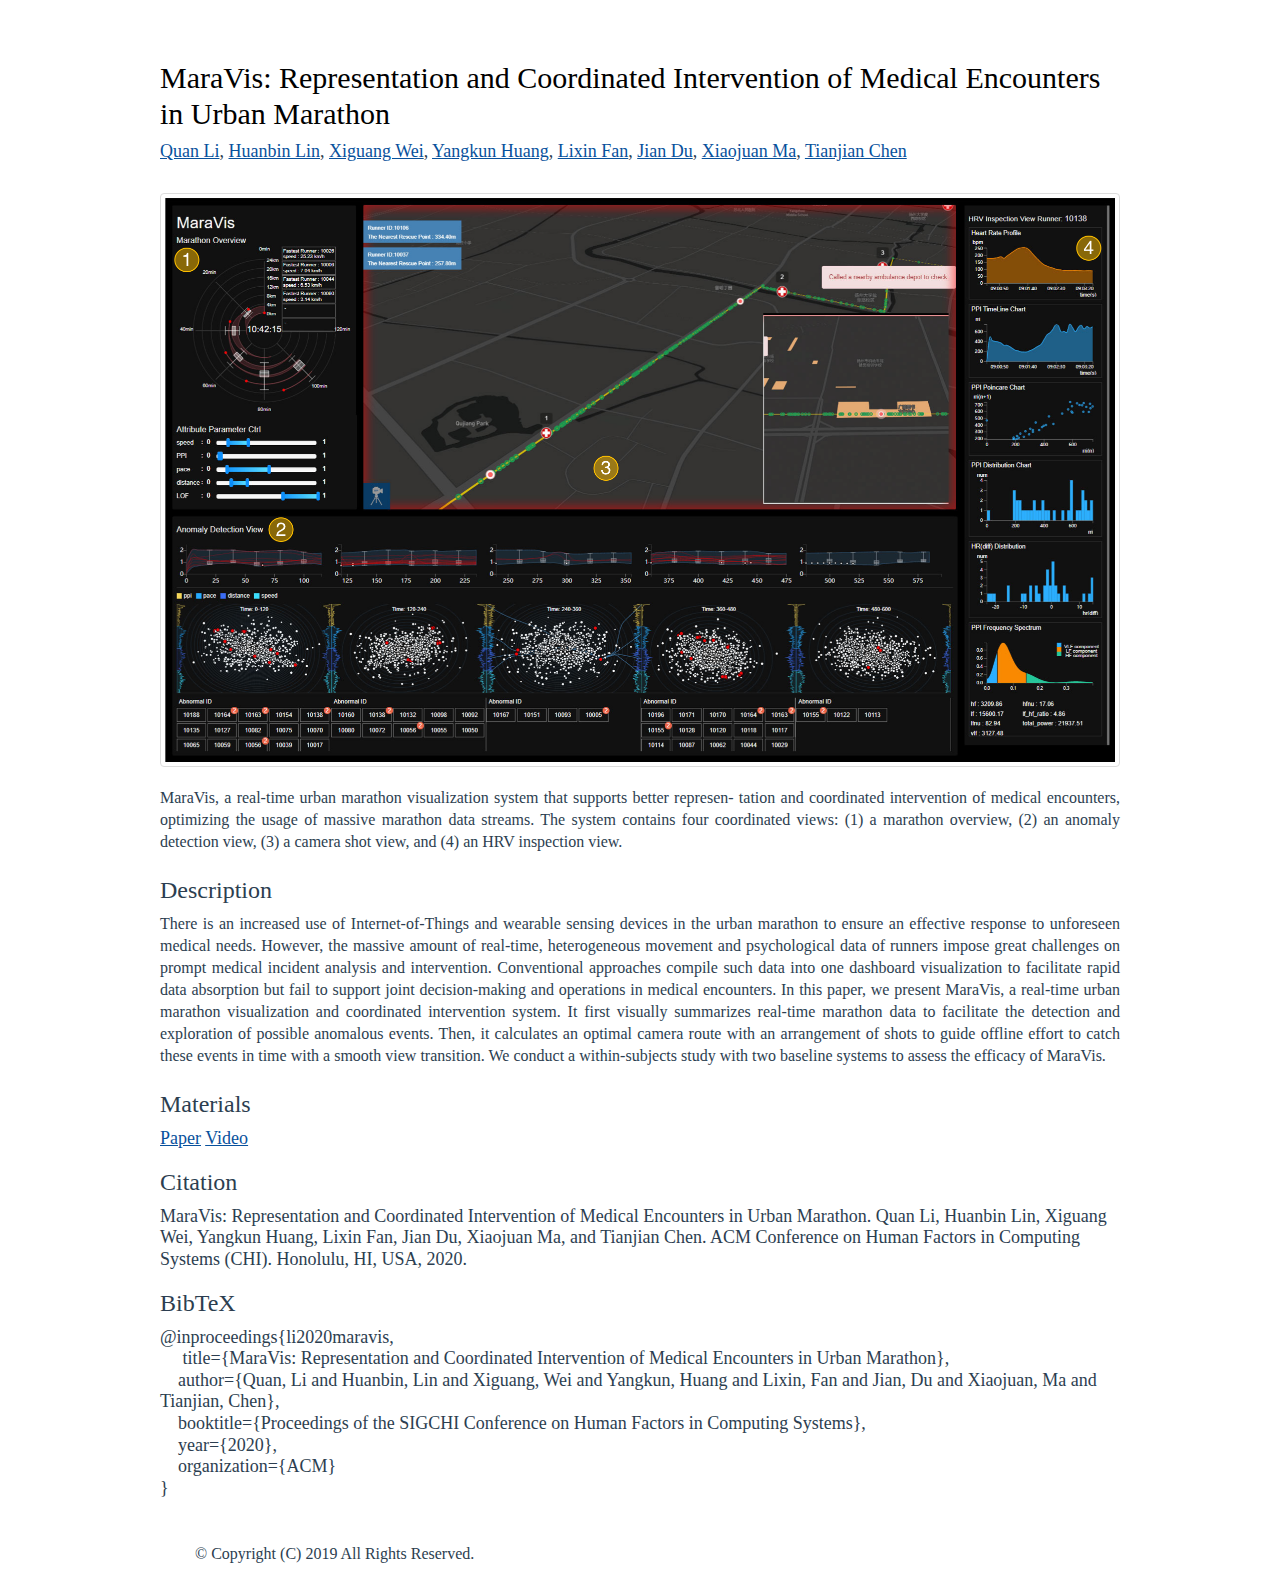
<file: HKUST_files/CHI2020_project_page.html>
<!DOCTYPE html>

<html>
<head>
    <title></title>
    <meta http-equiv="Content-Type" content="text/html; charset=UTF-8" />
    <link href="bootstrap.css" rel="stylesheet">
    <link href="slider.css" rel="stylesheet">
    <link href="box.css" rel="stylesheet">
    <link href="style.css" rel="stylesheet" type="text/css" />
    <!-- CuFon: Enables smooth pretty custom font rendering. 100% SEO friendly. To disable, remove this section -->
    <!-- CuFon ends -->
</head>
<body>

    <div class="main">
        <div class="container content_resize">
            <div class="row">
                <div class="span10">
                    <div id="header">
                        <h1 style="padding-left:0; color:black;font-size:30px">
                            MaraVis: Representation and Coordinated Intervention of Medical Encounters in Urban Marathon
                        </h1>
                        <h4 style="padding-left: 0">
                            <a href="https://thinkavatar.github.io/">Quan Li</a>, 
                            <a href="">Huanbin Lin</a>, 
                            <a href="">Xiguang Wei</a>,
                            <a href="">Yangkun Huang</a>, 
                            <a href="">Lixin Fan</a>,
                            <a href="">Jian Du</a>,
                            <a href="https://www.cse.ust.hk/~mxj/">Xiaojuan Ma</a>, 
                            <a href="">Tianjian Chen</a>
                        </h4>
                    </div>

                    <br>
                    <div id="figures">
                        <img alt="" src="chi2020.png" class="img-polaroid img-responsive img-thumbnail" width="100%" />
                        <p style="text-align:justify; margin-top: 20px;">
                            MaraVis, a real-time urban marathon visualization system that supports better represen- tation and coordinated intervention of medical encounters, optimizing the usage of massive marathon data streams. The system contains four coordinated views: (1) a marathon overview, (2) an anomaly detection view, (3) a camera shot view, and (4) an HRV inspection view.
                        </p>

                    </div>

                    <div id="description">
                        <h3>
                            Description
                        </h3>
                        <p style="text-align:justify">There is an increased use of Internet-of-Things and wearable sensing devices in the urban marathon to ensure an effective response to unforeseen medical needs. 
                            However, the massive amount of real-time, heterogeneous movement and psychological data of runners impose great challenges on prompt medical incident analysis and intervention. 
                            Conventional approaches compile such data into one dashboard visualization to facilitate rapid data absorption but fail to support joint decision-making and operations in medical encounters. 
                            In this paper, we present MaraVis, a real-time urban marathon visualization and coordinated intervention system. It first visually summarizes real-time marathon data to facilitate the detection and exploration of possible anomalous events. 
                            Then, it calculates an optimal camera route with an arrangement of shots to guide offline effort to catch these events in time with a smooth view transition. We conduct a within-subjects study with two baseline systems to assess the efficacy of MaraVis.</p>
                    </div>


                    <div id="materials">
                        <h3>
                            Materials
                        </h3>
                        <div class="materials">
                            <a href="CHI2020_MaraVis.pdf" class="link">Paper</a>
                            <a href="MaraVis_video_preview.mp4" class="link">Video</a>
                           <!--  <a href="../slides/Yong-Vis18-Slides.pdf" class="link">Slides(pdf)</a> |
                            <a href="../slides/Yong-Vis18-Slides.pptx" class="link">Slides(ppt)</a> |
                            <a href="./ani-vf/bib.txt" class="link">BibTex</a>  -->
                        </div>
                        <h3>
                            Citation
                        </h3>
                        <div class="materials">
                            MaraVis: Representation and Coordinated Intervention of Medical Encounters in Urban Marathon. Quan Li, Huanbin Lin, Xiguang Wei, Yangkun Huang, Lixin Fan, Jian Du, Xiaojuan Ma, and Tianjian Chen. ACM Conference on Human Factors in Computing Systems (CHI). Honolulu, HI, USA, 2020.
                        </div>
                        <h3>
                            BibTeX
                        </h3>
                        <div class="materials">
                            @inproceedings{li2020maravis,<br>
                                &nbsp;&nbsp;&nbsp;&nbsp;  title={MaraVis: Representation and Coordinated Intervention of Medical Encounters in Urban Marathon},<br>
                                &nbsp;&nbsp;&nbsp;&nbsp;author={Quan, Li and Huanbin, Lin and Xiguang, Wei and Yangkun, Huang and Lixin, Fan and Jian, Du and Xiaojuan, Ma and Tianjian, Chen},<br>
                                &nbsp;&nbsp;&nbsp;&nbsp;booktitle={Proceedings of the SIGCHI Conference on Human Factors in Computing Systems},<br>
                                &nbsp;&nbsp;&nbsp;&nbsp;year={2020},<br>
                                &nbsp;&nbsp;&nbsp;&nbsp;organization={ACM}<br>
                              }
                        </div>
                    </div>

                   <!--  <div id="publication">
                        <h3>
                            Publication
                        </h3>
                        <p>
                            Wang, Yong, Daniel Archambault, Carlos E. Scheidegger, and Huamin Qu. "A Vector Field Design Approach to Animated Transitions." IEEE transactions on visualization and computer graphics 24, no. 9 (2018): 2487-2500.
                        </p>
                    </div> -->

                    <!-- <div id="videos">
                        <h3>
                            Videos
                        </h3>
                        <video width="100%" controls>
                          <source src="./ani-vf/video.mp4" type="video/mp4">
                          <source src="./ani-vf/video.ogg" type="video/ogg">
                          Your browser does not support the video tag.
                        </video>
                    </div>   -->
    </div>
</div>
</div>
<div class="footer">
    <div class="footer_resize">
        <p class="lf">&copy; Copyright (C) 2019 All Rights Reserved.</p>
    </div>
    <div class="clr"></div>
</div>
</div>
</body>
</html>
</file>
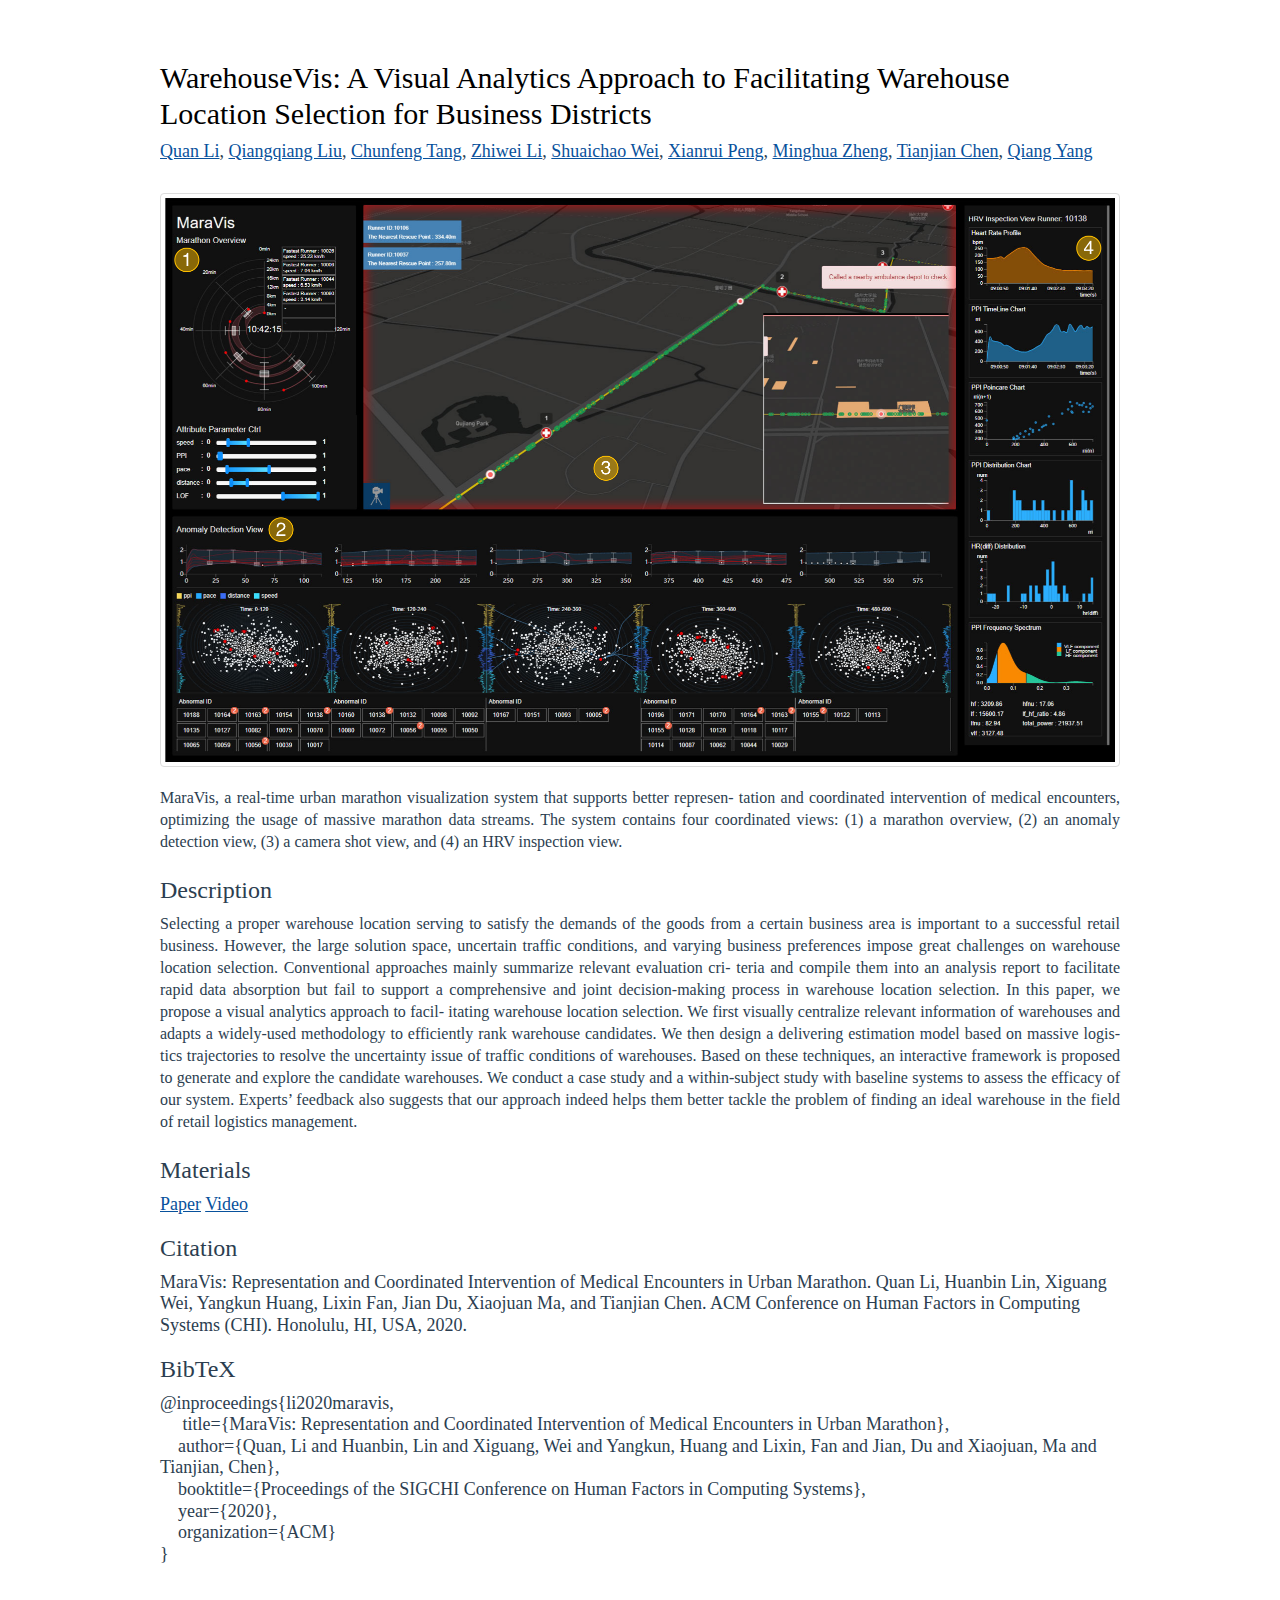
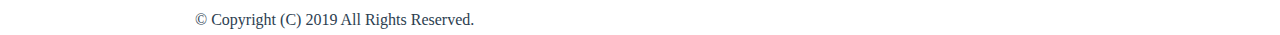
<file: HKUST_files/eurovis_warehousevis_project_page.html>
<!DOCTYPE html>

<html>
<head>
    <title></title>
    <meta http-equiv="Content-Type" content="text/html; charset=UTF-8" />
    <link href="bootstrap.css" rel="stylesheet">
    <link href="slider.css" rel="stylesheet">
    <link href="box.css" rel="stylesheet">
    <link href="style.css" rel="stylesheet" type="text/css" />
    <!-- CuFon: Enables smooth pretty custom font rendering. 100% SEO friendly. To disable, remove this section -->
    <!-- CuFon ends -->
</head>
<body>

    <div class="main">
        <div class="container content_resize">
            <div class="row">
                <div class="span10">
                    <div id="header">
                        <h1 style="padding-left:0; color:black;font-size:30px">
                            WarehouseVis: A Visual Analytics Approach to Facilitating Warehouse Location Selection for Business Districts
                        </h1>
                        <h4 style="padding-left: 0">
                            <a href="https://thinkavatar.github.io/">Quan Li</a>, 
                            <a href="">Qiangqiang Liu</a>, 
                            <a href="">Chunfeng Tang</a>,
                            <a href="">Zhiwei Li</a>, 
                            <a href="">Shuaichao Wei</a>,
                            <a href="">Xianrui Peng</a>,
                            <a href="">Minghua Zheng</a>,
                            <a href="">Tianjian Chen</a>,
                            <a href="">Qiang Yang</a>
                        </h4>
                    </div>

                    <br>
                    <div id="figures">
                        <img alt="" src="chi2020.png" class="img-polaroid img-responsive img-thumbnail" width="100%" />
                        <p style="text-align:justify; margin-top: 20px;">
                            MaraVis, a real-time urban marathon visualization system that supports better represen- tation and coordinated intervention of medical encounters, optimizing the usage of massive marathon data streams. The system contains four coordinated views: (1) a marathon overview, (2) an anomaly detection view, (3) a camera shot view, and (4) an HRV inspection view.
                        </p>

                    </div>

                    <div id="description">
                        <h3>
                            Description
                        </h3>
                        <p style="text-align:justify">Selecting a proper warehouse location serving to satisfy the demands of the goods from a certain business area is important to a successful retail business. However, the large solution space, uncertain traffic conditions, and varying business preferences impose great challenges on warehouse location selection. Conventional approaches mainly summarize relevant evaluation cri- teria and compile them into an analysis report to facilitate rapid data absorption but fail to support a comprehensive and joint decision-making process in warehouse location selection. In this paper, we propose a visual analytics approach to facil- itating warehouse location selection. We first visually centralize relevant information of warehouses and adapts a widely-used methodology to efficiently rank warehouse candidates. We then design a delivering estimation model based on massive logis- tics trajectories to resolve the uncertainty issue of traffic conditions of warehouses. Based on these techniques, an interactive framework is proposed to generate and explore the candidate warehouses. We conduct a case study and a within-subject study with baseline systems to assess the efficacy of our system. Experts’ feedback also suggests that our approach indeed helps them better tackle the problem of finding an ideal warehouse in the field of retail logistics management.</p>
                    </div>


                    <div id="materials">
                        <h3>
                            Materials
                        </h3>
                        <div class="materials">
                            <a href="CHI2020_MaraVis.pdf" class="link">Paper</a>
                            <a href="MaraVis_video_preview.mp4" class="link">Video</a>
                           <!--  <a href="../slides/Yong-Vis18-Slides.pdf" class="link">Slides(pdf)</a> |
                            <a href="../slides/Yong-Vis18-Slides.pptx" class="link">Slides(ppt)</a> |
                            <a href="./ani-vf/bib.txt" class="link">BibTex</a>  -->
                        </div>
                        <h3>
                            Citation
                        </h3>
                        <div class="materials">
                            MaraVis: Representation and Coordinated Intervention of Medical Encounters in Urban Marathon. Quan Li, Huanbin Lin, Xiguang Wei, Yangkun Huang, Lixin Fan, Jian Du, Xiaojuan Ma, and Tianjian Chen. ACM Conference on Human Factors in Computing Systems (CHI). Honolulu, HI, USA, 2020.
                        </div>
                        <h3>
                            BibTeX
                        </h3>
                        <div class="materials">
                            @inproceedings{li2020maravis,<br>
                                &nbsp;&nbsp;&nbsp;&nbsp;  title={MaraVis: Representation and Coordinated Intervention of Medical Encounters in Urban Marathon},<br>
                                &nbsp;&nbsp;&nbsp;&nbsp;author={Quan, Li and Huanbin, Lin and Xiguang, Wei and Yangkun, Huang and Lixin, Fan and Jian, Du and Xiaojuan, Ma and Tianjian, Chen},<br>
                                &nbsp;&nbsp;&nbsp;&nbsp;booktitle={Proceedings of the SIGCHI Conference on Human Factors in Computing Systems},<br>
                                &nbsp;&nbsp;&nbsp;&nbsp;year={2020},<br>
                                &nbsp;&nbsp;&nbsp;&nbsp;organization={ACM}<br>
                              }
                        </div>
                    </div>

                   <!--  <div id="publication">
                        <h3>
                            Publication
                        </h3>
                        <p>
                            Wang, Yong, Daniel Archambault, Carlos E. Scheidegger, and Huamin Qu. "A Vector Field Design Approach to Animated Transitions." IEEE transactions on visualization and computer graphics 24, no. 9 (2018): 2487-2500.
                        </p>
                    </div> -->

                    <!-- <div id="videos">
                        <h3>
                            Videos
                        </h3>
                        <video width="100%" controls>
                          <source src="./ani-vf/video.mp4" type="video/mp4">
                          <source src="./ani-vf/video.ogg" type="video/ogg">
                          Your browser does not support the video tag.
                        </video>
                    </div>   -->
    </div>
</div>
</div>
<div class="footer">
    <div class="footer_resize">
        <p class="lf">&copy; Copyright (C) 2019 All Rights Reserved.</p>
    </div>
    <div class="clr"></div>
</div>
</div>
</body>
</html>
</file>
<file: HKUST_files/slider.css>
#main-slider {
    position: relative;
    width:50%;
    margin-top:30px;
    float:right;
}
@media(max-width:767px) {
    #main-slider {
        margin-top:50px;
    }
    #main-slider .carousel-indicators{
        bottom:20px;
    }
}

#main-slider .carousel-indicators{
    bottom:20px;
}

#main-slider .carousel h2 {
    font-size: 72px;
    line-height:60px;
    color:#FFF;
    text-transform:uppercase;
    margin-top:20%;
    font-weight:700;
    padding-left:0;
}
#main-slider .carousel p {
    font-size: 24px;
    line-height:24px;
    color:#FFF;
    text-transform:uppercase;
    font-weight:400;
    padding-left:0;
}
#main-slider .carousel .btn {
    color: #fff;
    border-radius: 0;
    margin-top: 5px;
}
#main-slider .carousel .btn:hover {
    background-color: rgba(255, 255, 255, 0.3);
}
#main-slider .carousel .boxed {
    padding: 10px 15px;
    background-color: rgba(0, 0, 0, 0.8);
    display: inline-block;
}
#main-slider .carousel .item {
    background-position-x: 60%;
    background-position-y: 0;
    background-repeat: no-repeat;
    background-size: 60%;
    left: 0 !important;
    opacity: 0;
    top: 10px;
    position: absolute;
    width: 100%;
    display: block !important;
    height: 281px;
    -webkit-transition: opacity ease-in-out 500ms;
    -moz-transition: opacity ease-in-out 500ms;
    -o-transition: opacity ease-in-out 500ms;
    transition: opacity ease-in-out 500ms;
}
#main-slider .carousel .item:first-child {
    top: auto;
    position: relative;
}
#main-slider .carousel .item.active {
    opacity: 0.8;
    -webkit-transition: opacity ease-in-out 500ms;
    -moz-transition: opacity ease-in-out 500ms;
    -o-transition: opacity ease-in-out 500ms;
    transition: opacity ease-in-out 500ms;
    z-index: 1;
}
#main-slider .prev,
#main-slider .next {
    position: absolute;
    top: 50%;
    background-color: rgba(0, 0, 0, 0.0);
    color: #fff;
    display: inline-block;
    margin-top: -25px;
    font-size: 24px;
    height: 50px;
    width: 50px;
    line-height: 50px;
    text-align: center;
    border-radius: 4px;
    z-index: 5;
    outline: 0;
}
#main-slider .prev:hover{
    background-image: url(images/left.png);
    opacity:0.8;
    border-radius: 10px;
}
#main-slider .next:hover {
    background-image: url(images/right.png);
    opacity:0.8;
    border-radius: 10px;
}
#main-slider .prev {
    background-image: url(images/left.png);
    opacity:0.6;
    left: 40px;
}
#main-slider .next {
    background-image: url(images/right.png);
    opacity:0.6;
    right: 10px;
}
#main-slider .active .animation.animated-item-1 {
    -webkit-animation: fadeInUp 300ms linear 300ms both;
    -moz-animation: fadeInUp 300ms linear 300ms both;
    -o-animation: fadeInUp 300ms linear 300ms both;
    -ms-animation: fadeInUp 300ms linear 300ms both;
    animation: fadeInUp 300ms linear 300ms both;
}
#main-slider .active .animation.animated-item-2 {
    -webkit-animation: fadeInUp 300ms linear 600ms both;
    -moz-animation: fadeInUp 300ms linear 600ms both;
    -o-animation: fadeInUp 300ms linear 600ms both;
    -ms-animation: fadeInUp 300ms linear 600ms both;
    animation: fadeInUp 300ms linear 600ms both;
}
#main-slider .active .animation.animated-item-3 {
    -webkit-animation: fadeInUp 300ms linear 900ms both;
    -moz-animation: fadeInUp 300ms linear 900ms both;
    -o-animation: fadeInUp 300ms linear 900ms both;
    -ms-animation: fadeInUp 300ms linear 900ms both;
    animation: fadeInUp 300ms linear 900ms both;
}
#main-slider .active .animation.animated-item-4 {
    -webkit-animation: fadeInUp 300ms linear 1200ms both;
    -moz-animation: fadeInUp 300ms linear 1200ms both;
    -o-animation: fadeInUp 300ms linear 1200ms both;
    -ms-animation: fadeInUp 300ms linear 1200ms both;
    animation: fadeInUp 300ms linear 1200ms both;
}

@media(max-width:767px) {
    #main-slider .carousel h2 {
        font-size: 42px;
        line-height:36px;
        color:#FFF;
        text-transform:uppercase;
        margin-top:30%;
        font-weight:700;
        padding-left:0;
    }
}
</file>
<file: HKUST_files/box.css>
.applewrap {
    width: 100%;
    display: block;
    height: 150px;
    margin-top: 20px;
}

.applewrap .teaser {
    float: left;
    box-sizing: border-box;
    width: 35%;
    height: 150px;
    padding: 5px 5px 5px 0px;
}

.applewrap .col {
    float: left;
    box-sizing: border-box;
    width: 65%;
    height: 150px;
    padding: 5px 5px 5px 5px;
    font: 12px/18px "Lucida Grande", "Lucida Sans Unicode", Helvetica, Arial, Verdana, sans-serif;
    color: #2c3e50;
}

.applewrap p { margin:2px 0; padding:0 0 2px 0; font:normal 14px/1.4em "Lucida Grande", "Helvetica Neue", Helvetica, sans-serif;}
.applewrap h3 { font:bold 15.5px Arial, Helvetica, sans-serif; color:#4f4f4f; padding:1px 0; margin-bottom:1px;margin-top: 0;}
</file>
<file: HKUST_files/style.css>
/*
Design by http://www.bluewebtemplates.com
Released for free under a Creative Commons Attribution 3.0 License
*/

@charset "utf-8";
body { margin:0; padding:0; width:100%; color: #2c3e50; font:12px/1.8em "Satyr10", "Georgia", serif;}
html, .main { padding:0; margin:0; background-color:#fff;}
.clr { clear:both; padding:0; margin:0; width:100%; font-size:0px; line-height:0px;}
h1 { margin:0; padding:36px 0 0px 20px; color:#0079bf; font:40px/1.2em "Satyr10", "Georgia", serif;}
h1 a, h1 a:hover { color:#762a83; text-decoration:none;}
h1 span { color:#fff; font-weight:bold;}
h1 small { font:14px/1.2em "Satyr10", "Georgia", serif; color:#fff; text-transform:none;}
small {width:100%; height: 13px;text-align: left; padding-left: 20px; font:13px/1.2em "Satyr10", "Georgia", serif;color:#fff; text-transform:none;}
h2 { font:bold 22px "Satyr10", "Georgia", serif; color:#4f4f4f; padding:8px 0; margin:8px 0;}
p { margin:4px 0; padding:0 0 4px 0; font: 16px "Satyr10", "Georgia", serif; line-height: 22px;}
a { color:#08519c; text-decoration:underline;}

.header, .content, .fbg, .footer, form { margin:0; padding:0;}
.content_resize, .fbg_resize, .footer_resize { margin:0 auto; padding:0 40px; width:970px;}
.hbg_resize { margin:0 auto; padding:0 40px 0 0; width:930px;}
.content_resize, .fbg_resize { padding:24px 20px;}

/* header */
.header { background:#0079bf url(images/header.jpg) repeat-x center top;}
.header_resize { margin:0 auto; padding:0; width:970px;}
.header .logo { padding-left:11px; width:auto; float:left;}
.header .hbg_r { margin-left:30px !important; margin-left:15px; float:left; width:420px; color:#fff;}
.header .hbg_r p {font-size:12.5px;}
.header .hbg_r a { color: #ffffff}
.header img.hbgimg { padding:20px 19px 0 0; float:right;}
.header h2 { margin:0; padding:8px 0 0 0; font:bold 24px/1.5em "Satyr10", "Georgia", serif; color:#fff; text-transform:uppercase;}
.header .nav_menu ul { margin:0; padding:16px 0 14px; float:left; width:auto; list-style:none;}
.header .nav_menu ul li { margin:0; padding:0 6px; float:left;}
.header .nav_menu ul li a { display:block; margin:0; padding:4px 12px; color:#fff; text-decoration:blink; font-size:15px; font-weight: bold;}
.header .nav_menu ul li a:hover, .header .nav_menu ul li.active a { background-color:#6baed6; border-radius:4px; -moz-border-radius:4px; -webkit-border-radius:4px;}

.header2 { background:#0079bf repeat-x center top;}
.header2 .hbg_r { margin-left:30px !important; margin-left:15px; float:left; width:420px; color:#fff;}
.header2 .hbg_r p {font-size:12.5px;}
.header2 .hbg_r a { color:#08519c;}
.header2 img.hbgimg { padding:20px 19px 0 0; float:right;}
.header2 h2 { margin:0; padding:8px 0 0 0; font:bold 24px/1.5em "Satyr10", "Georgia", serif; color:#fff; text-transform:uppercase;}
.header2 .nav_menu ul { margin:0; padding:16px 0 14px; float:left; width:auto; list-style:none;}
.header2 .nav_menu ul li { margin:0; padding:0 6px; float:left;}
.header2 .nav_menu ul li a { display:block; margin:0; padding:4px 12px; color:#fff; text-decoration:blink; font-size:15px; font-weight: bold;}
.header2 .nav_menu ul li a:hover, .header2 .nav_menu ul li.active a { background-color:#6baed6; border-radius:4px; -moz-border-radius:4px; -webkit-border-radius:4px;}


/* content */
.content { }
.content_resize { border-top:none;}
.content .mainbar { margin:0; padding:0; float:left; width:640px;}
.content .mainbar .article_vert { margin:0; padding:0 16px 0 0; float:left; width:297px;}
.content .mainbar .article img, .content .mainbar .article_vert img { border:1px solid #dedede; padding:3px;}
.content .mainbar .article img.ilf { float:left; margin:0 16px 8px 0;}
.content .mainbar .article, .content .sidebar .gadget { margin:0; padding:0 0 16px 0;}
.content .sidebar { margin:0; padding:0; float:right; width:226px;}
ul.sb_menu { width:300px;}
ul.sb_menu, ul.ex_menu { margin:0; padding:0; list-style:none; color:#959595;}
ul.sb_menu li, ul.ex_menu li { margin:0;}
ul.sb_menu li { margin:4px 0; padding:4px 0 0;}
ul.ex_menu li { margin:4px 0; padding:4px 0 0;}
ul.sb_menu li a, ul.ex_menu li a { padding-left:20px; background:url(images/li.png) no-repeat left center;}
ul.sb_menu li a, ul.ex_menu li a { color:#5f5f5f; text-decoration:none;}
/*ul.sb_menu li a:hover, ul.ex_menu li a:hover { color:#08519c; font-weight:bold;}*/
ul.ex_menu li a:hover { color:#08519c; font-weight:bold;}
ul.ex_menu li a:hover { text-decoration:none;}

/* subpages */
.content .mainbar .comment { margin:0; padding:16px 0 0 0;}
.content .mainbar .comment img.userpic { border:1px solid #dedede; margin:10px 16px 0 0; padding:0; float:left;}

/* fbg */
.fbg { background-color:#0079bf; color: #fff; font: "Lucida Grande", "Helvetica Neue"}
.fbg_resize img { border:0px solid #dedede;}
.fbg h2 { color:#fff;}
.fbg a { color:#fff;}
.fbg .col { margin:0; float:left;}
.fbg .c1 { padding:0 16px 0 0; width:260px;}
.fbg .c2 { padding:0 16px; width:290px; margin-left: 20px;}
.fbg .c3 { padding:0 0 0 16px; width:300px;  margin-left: 20px;}
.fbg .c1 p, .fbg .c2 p, .fbg .c3 p {
  font-size: 14px;
}
.fbg .c1 img { margin:8px 16px 16px 0; padding:0; float:left;}
.fbg .c3 img { margin:4px; padding:0;}
.fbg ul.sb_menu { padding-left:15px; list-style:disc; color:#fff;}
.fbg ul.sb_menu a { background:none; padding-left:0;}

/* footer */
.footer { padding-top:16px;}
.footer p.lf { margin:0; padding:4px 0; float:left; width:auto;}
ul.fmenu { margin:0; padding-bottom:12px; list-style:none; float:right; width:auto;}
ul.fmenu li { margin:0; padding:0 2px; float:left;}
ul.fmenu li a { display:block; padding:4px 8px; color:#5f5f5f; text-decoration:none;}
ul.fmenu li a:hover, ul.fmenu li.active a { color:#fff; background-color:#0079bf; border-radius:4px; -moz-border-radius:4px; -webkit-border-radius:4px;}

/* form */
ol { margin:0; padding:0; list-style:none;}
ol li { margin:0; padding:0; display:block; clear:both;}
ol li label { display:block; margin:0; padding:16px 0 0 0;}
ol li input.text { width:480px; border:1px solid #c0c0c0; margin:2px 0; padding:5px 2px; height:16px; background:#fff;}
ol li textarea { width:480px; border:1px solid #c0c0c0; margin:2px 0; padding:2px; background:#fff;}
ol li .send { margin:16px 0 0 0;}


p {
  text-align: justify;
}

ul#group-member {
  list-style: none;
}

ul#group-member li {
  float: left;
}

#group-member img{
  height: 216px;
}

.fixed-width-180{
  position: relative;
  width: 210px;
  float: left;
  padding-left: 15px;
  padding-right: 15px;

}

.post, aside{
  background-color: #fff;
  box-shadow: 0 3px 10px 0 rgba(0,0,0,0.1);
  margin-bottom: 30px;

  -webkit-border-radius: 3px;
  -moz-border-radius: 3px;
  border-radius: 3px;
}

.people {
  color: white;
  padding-top: 5px;
  text-align:center;
  padding-bottom: 5px;
  border-bottom-left-radius: 3px;
  border-bottom-right-radius: 3px;
}

.people a:hover{
  color: white;
}

.people a{
  font-size: 16px;
  color: white;
  text-decoration: none;
}

.faculty, .color-red{
  background-color: #e12727;
}

.phd, .color-blue{
  background-color: #0079bf;
}

.mphil, .color-yellow{
  background-color: #ffa810;
}

.intern, .color-green{
  background-color: #00c012;
}

.teaser img {
    max-width: 220px;
    max-height: 130px;
    width: 220px;
    height: 130px;
}

.materials {
    font-size: 18px;
}
</file>
